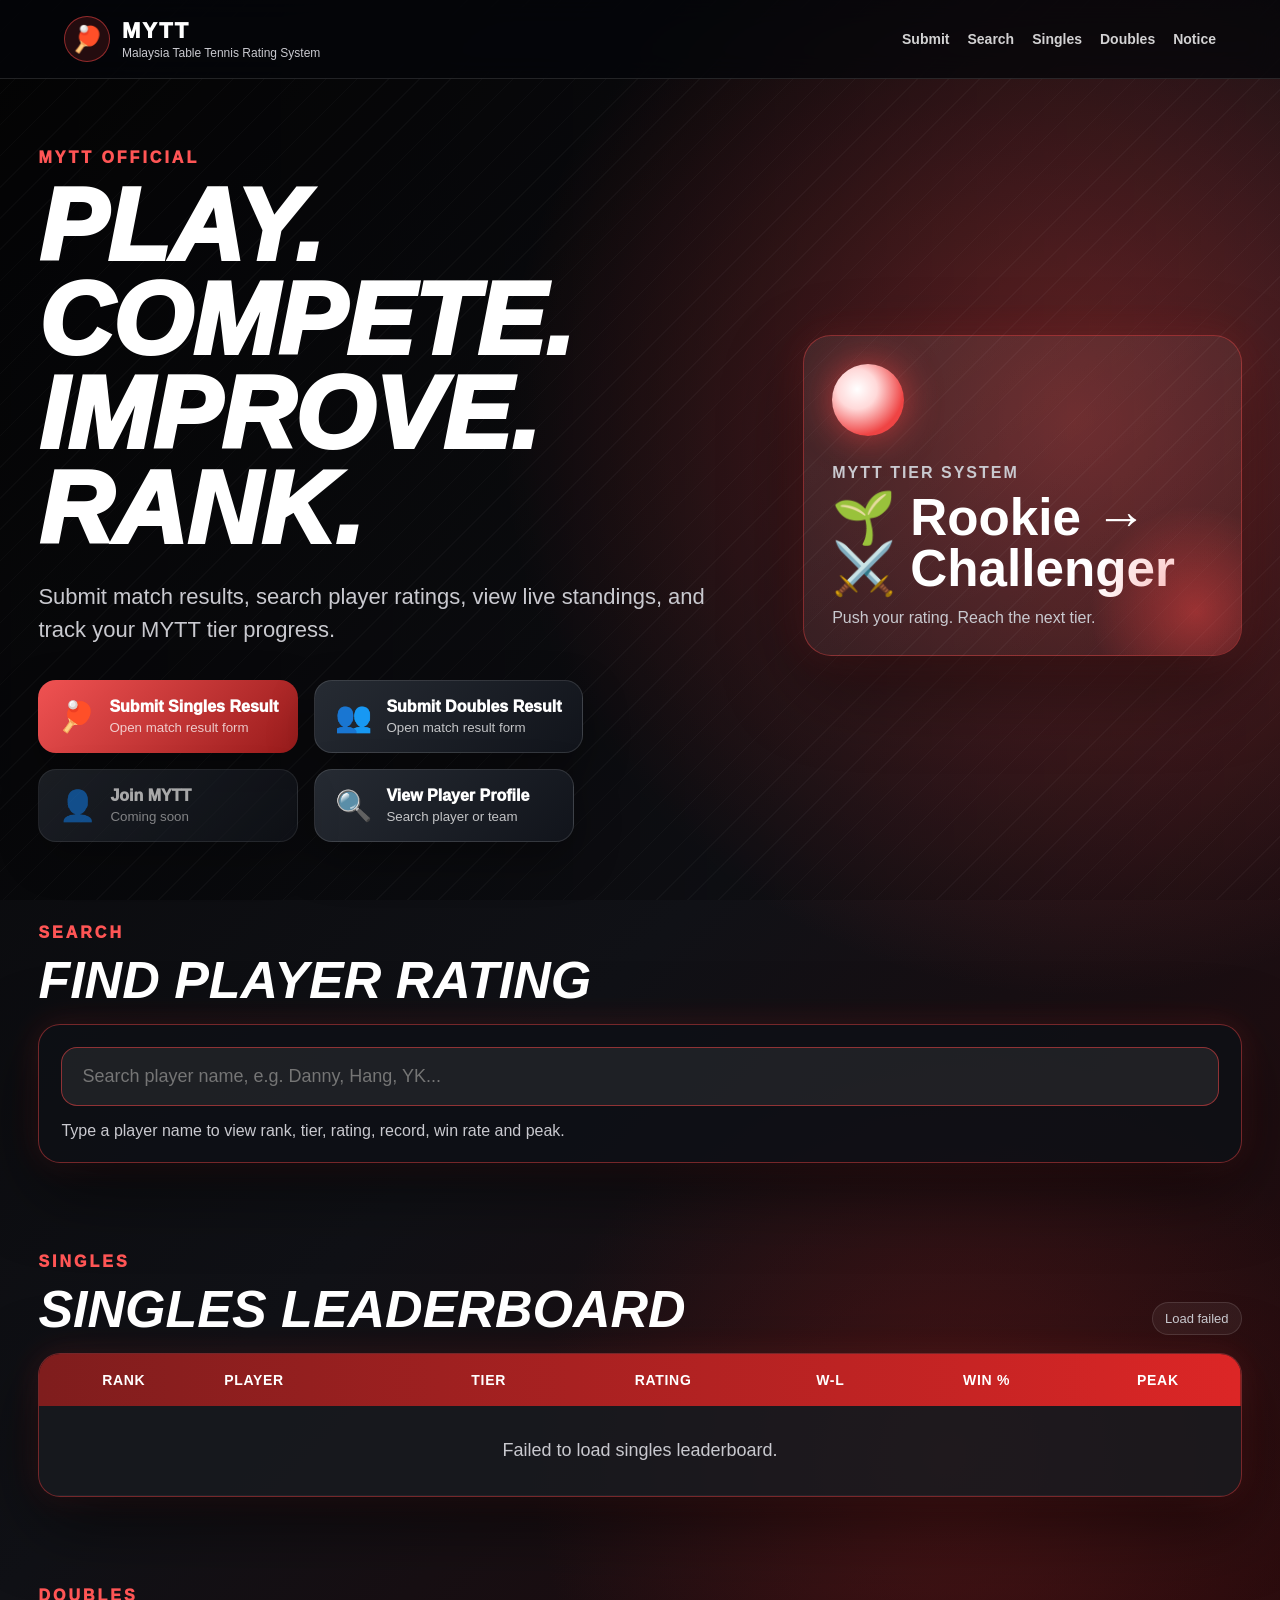
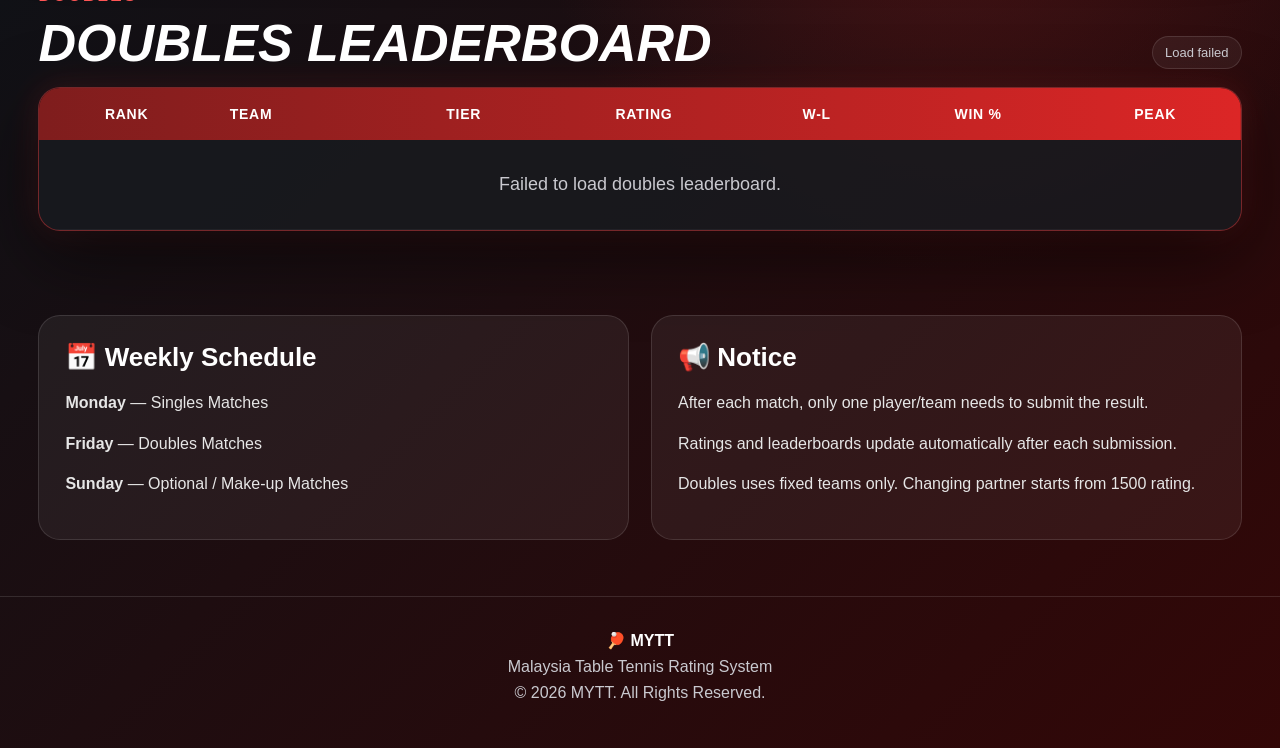
<file: index.html>
<!doctype html>
<html lang="en">
<head>
  <meta charset="utf-8">
  <meta name="viewport" content="width=device-width, initial-scale=1">
  <title>MYTT Rating System</title>
  <link rel="stylesheet" href="style.css">
</head>
<body>
<header class="topbar">
  <a class="brand" href="#home"><span class="brand-icon">🏓</span><span><strong>MYTT</strong><small>Malaysia Table Tennis Rating System</small></span></a>
  <nav class="nav"><a href="#submit">Submit</a><a href="#search">Search</a><a href="#singles">Singles</a><a href="#doubles">Doubles</a><a href="#notice">Notice</a></nav>
</header>

<main id="home">
<section class="hero">
  <div>
    <p class="kicker">MYTT Official</p>
    <h1>Play. Compete. Improve. Rank.</h1>
    <p class="intro">Submit match results, search player ratings, view live standings, and track your MYTT tier progress.</p>
    <div id="submit" class="cta-grid">
      <a class="cta cta-red" href="https://docs.google.com/forms/d/e/1FAIpQLSfjxBBPNNCF92Aq89YZ-n9-oq5F0WtuNPD3zK6D_3woZLS9aw/viewform?usp=header" target="_blank"><span>🏓</span><div><strong>Submit Singles Result</strong><small>Open match result form</small></div></a>
      <a class="cta cta-dark" href="https://docs.google.com/forms/d/e/1FAIpQLSe3cKNpJLp8RtUpAPV4Gg1jyBAiNCQ13Vlfz1RHGZoQyjHClg/viewform?usp=header" target="_blank"><span>👥</span><div><strong>Submit Doubles Result</strong><small>Open match result form</small></div></a>
      <a class="cta cta-dark disabled" href="#"><span>👤</span><div><strong>Join MYTT</strong><small>Coming soon</small></div></a>
      <a class="cta cta-dark" href="#search"><span>🔍</span><div><strong>View Player Profile</strong><small>Search player or team</small></div></a>
    </div>
  </div>
  <div class="hero-card"><div class="pulse-ball"></div><p>MYTT Tier System</p><h2>🌱 Rookie → ⚔️ Challenger</h2><span>Push your rating. Reach the next tier.</span></div>
</section>

<section id="search" class="search-section">
  <div class="section-head compact"><div><p class="kicker">Search</p><h2>Find Player Rating</h2></div></div>
  <div class="search-card">
    <input id="playerSearch" type="search" placeholder="Search player name, e.g. Danny, Hang, YK..." autocomplete="off">
    <div id="searchResults" class="search-results"><p class="muted">Type a player name to view rank, tier, rating, record, win rate and peak.</p></div>
  </div>
</section>

<section id="singles" class="board-section">
  <div class="section-head"><div><p class="kicker">Singles</p><h2>Singles Leaderboard</h2></div><span id="singlesStatus" class="status">Loading...</span></div>
  <div class="board-card"><div class="table-scroll"><table><thead><tr><th>Rank</th><th>Player</th><th>Tier</th><th>Rating</th><th>W-L</th><th>Win %</th><th>Peak</th></tr></thead><tbody id="singlesBody"><tr><td colspan="7" class="loading">Loading singles leaderboard...</td></tr></tbody></table></div></div>
</section>

<section id="doubles" class="board-section">
  <div class="section-head"><div><p class="kicker">Doubles</p><h2>Doubles Leaderboard</h2></div><span id="doublesStatus" class="status">Loading...</span></div>
  <div class="board-card"><div class="table-scroll"><table><thead><tr><th>Rank</th><th>Team</th><th>Tier</th><th>Rating</th><th>W-L</th><th>Win %</th><th>Peak</th></tr></thead><tbody id="doublesBody"><tr><td colspan="7" class="loading">Loading doubles leaderboard...</td></tr></tbody></table></div></div>
</section>

<section id="notice" class="info-grid">
  <article><h3>📅 Weekly Schedule</h3><p><strong>Monday</strong> — Singles Matches</p><p><strong>Friday</strong> — Doubles Matches</p><p><strong>Sunday</strong> — Optional / Make-up Matches</p></article>
  <article><h3>📢 Notice</h3><p>After each match, only one player/team needs to submit the result.</p><p>Ratings and leaderboards update automatically after each submission.</p><p>Doubles uses fixed teams only. Changing partner starts from 1500 rating.</p></article>
</section>
</main>

<div id="profileModal" class="modal hidden"><div class="modal-backdrop" data-close-modal></div><div class="modal-card"><button class="modal-close" data-close-modal>×</button><div id="profileContent"></div></div></div>

<footer><strong>🏓 MYTT</strong><span>Malaysia Table Tennis Rating System</span><span>© 2026 MYTT. All Rights Reserved.</span></footer>
<script>window.MYTT={singlesCsv:"https://docs.google.com/spreadsheets/d/e/2PACX-1vSXGQ-Pfqt9eY3wGYsSdbvEUtzhi3CeeBvGe06j3e5jXOkucz2vTtaQ7SbQTJu_qdwRfBYxNoqmi6R2/pub?gid=0&single=true&output=csv",doublesCsv:"https://docs.google.com/spreadsheets/d/e/2PACX-1vSluDdRh-2MZW7emwK5wqPgFH-DUEgtWHbLcoZbThrl4rCEJOD25ztXK15S7_MPibRKNee5W0Y9GCY0/pub?gid=20383104&single=true&output=csv"};</script>
<script src="app.js"></script>
</body>
</html>
</file>
<file: style.css>
*{box-sizing:border-box}:root{--panel:rgba(14,16,22,.84);--text:#fff;--muted:#c9c9cf;--red:#ef4444;--line:rgba(255,255,255,.12)}html{scroll-behavior:smooth}body{margin:0;min-height:100vh;font-family:Arial,Helvetica,sans-serif;color:#fff;background:radial-gradient(circle at 84% 18%,rgba(239,68,68,.45),transparent 26%),radial-gradient(circle at 74% 62%,rgba(127,29,29,.42),transparent 24%),linear-gradient(135deg,#050506 0%,#101116 44%,#330707 100%)}body:before{content:"";position:fixed;inset:0;pointer-events:none;background:linear-gradient(90deg,rgba(0,0,0,.30),rgba(0,0,0,.08)),repeating-linear-gradient(135deg,rgba(255,255,255,.035) 0,rgba(255,255,255,.035) 1px,transparent 1px,transparent 22px);z-index:-1}.topbar{position:sticky;top:0;z-index:50;display:flex;align-items:center;justify-content:space-between;gap:22px;padding:16px clamp(18px,5vw,70px);background:rgba(5,6,9,.78);border-bottom:1px solid var(--line);backdrop-filter:blur(14px)}.brand{display:flex;align-items:center;gap:12px;color:#fff;text-decoration:none}.brand-icon{display:grid;place-items:center;width:46px;height:46px;border-radius:50%;background:rgba(239,68,68,.14);border:1px solid rgba(239,68,68,.55);font-size:26px}.brand strong{display:block;font-size:22px;letter-spacing:2px;font-weight:950}.brand small{display:block;color:var(--muted);font-size:12px;margin-top:2px}.nav{display:flex;gap:18px;flex-wrap:wrap}.nav a{color:#fff;text-decoration:none;font-size:14px;font-weight:800;opacity:.82}.nav a:hover{color:var(--red);opacity:1}main{width:min(1280px,94%);margin:0 auto}.hero{min-height:56vh;display:grid;grid-template-columns:minmax(0,1.25fr) minmax(280px,.75fr);gap:34px;align-items:center;padding:70px 0 46px}.kicker{margin:0 0 12px;color:#ff5555;font-weight:950;letter-spacing:3px;text-transform:uppercase}h1{margin:0;font-size:clamp(44px,8vw,108px);line-height:.92;font-style:italic;font-weight:950;text-transform:uppercase}.intro{max-width:720px;margin:24px 0 0;color:var(--muted);font-size:clamp(17px,2vw,22px);line-height:1.5}.cta-grid{display:flex;gap:16px;flex-wrap:wrap;margin-top:34px}.cta{display:flex;align-items:center;gap:14px;min-width:260px;padding:17px 20px;border-radius:18px;color:#fff;text-decoration:none;box-shadow:0 18px 44px rgba(0,0,0,.35);transition:.18s}.cta:hover{transform:translateY(-3px);box-shadow:0 22px 54px rgba(239,68,68,.24)}.cta span{font-size:30px}.cta strong{display:block;font-size:16px;font-weight:950}.cta small{display:block;margin-top:4px;color:rgba(255,255,255,.74)}.cta-red{background:linear-gradient(135deg,#f05252,#991b1b)}.cta-dark{background:linear-gradient(135deg,#262b33,#11141b);border:1px solid var(--line)}.cta.disabled{opacity:.65;cursor:not-allowed}.hero-card{min-height:300px;border:1px solid rgba(239,68,68,.42);border-radius:28px;padding:28px;background:linear-gradient(145deg,rgba(255,255,255,.08),rgba(255,255,255,.025));box-shadow:0 30px 80px rgba(0,0,0,.45),0 0 40px rgba(239,68,68,.18);position:relative;overflow:hidden}.hero-card:after{content:"";position:absolute;width:230px;height:230px;right:-70px;bottom:-72px;border-radius:50%;background:radial-gradient(circle,rgba(239,68,68,.48),transparent 65%)}.pulse-ball{width:72px;height:72px;border-radius:50%;background:radial-gradient(circle at 35% 35%,#fff,#ffd9d9 30%,#ef4444 70%);box-shadow:0 0 36px rgba(239,68,68,.7)}.hero-card p{margin:28px 0 10px;color:var(--muted);text-transform:uppercase;letter-spacing:2px;font-weight:800}.hero-card h2{margin:0;font-size:clamp(30px,4vw,52px);line-height:1}.hero-card span{display:block;color:var(--muted);margin-top:14px}.search-section,.board-section{padding:36px 0 54px}.section-head{display:flex;justify-content:space-between;align-items:end;gap:18px;margin-bottom:18px}.section-head h2{margin:0;font-size:clamp(30px,5vw,52px);line-height:1;font-style:italic;text-transform:uppercase}.status{padding:8px 12px;border:1px solid var(--line);border-radius:999px;color:var(--muted);background:rgba(255,255,255,.05);white-space:nowrap;font-size:13px}.search-card,.board-card{overflow:hidden;border-radius:22px;border:1px solid rgba(239,68,68,.46);background:var(--panel);box-shadow:0 24px 72px rgba(0,0,0,.55),0 0 32px rgba(239,68,68,.18)}.search-card{padding:22px}#playerSearch{width:100%;padding:18px 20px;border:1px solid rgba(239,68,68,.55);border-radius:16px;outline:none;color:#fff;font-size:18px;background:rgba(255,255,255,.07)}#playerSearch:focus{border-color:#ff6b6b;box-shadow:0 0 0 4px rgba(239,68,68,.15)}.search-results{display:grid;gap:12px;margin-top:16px}.search-result{display:grid;grid-template-columns:70px 1fr auto;align-items:center;gap:14px;padding:14px;border:1px solid var(--line);border-radius:16px;background:rgba(255,255,255,.055);cursor:pointer;transition:.16s}.search-result:hover{transform:translateY(-2px);background:rgba(239,68,68,.15)}.search-rank{font-weight:950}.search-name{font-weight:950;font-size:20px}.search-meta{color:var(--muted);margin-top:4px}.search-rating{font-weight:950;font-size:24px}.muted{color:var(--muted);margin:0}.table-scroll{width:100%;overflow-x:auto}table{width:100%;min-width:820px;border-collapse:collapse}thead{background:linear-gradient(90deg,#7f1d1d,#dc2626)}th{padding:18px 16px;text-align:center;font-size:14px;letter-spacing:.7px;text-transform:uppercase}th:nth-child(2),td:nth-child(2){text-align:left}td{padding:16px;text-align:center;border-bottom:1px solid rgba(255,255,255,.08);font-size:18px}tbody tr{background:rgba(255,255,255,.035)}tbody tr:nth-child(even){background:rgba(255,255,255,.07)}tbody tr:hover{background:rgba(239,68,68,.16)}.rank-badge{display:inline-flex;align-items:center;justify-content:center;min-width:56px;height:34px;padding:0 12px;border-radius:999px;background:linear-gradient(135deg,#ef4444,#991b1b);font-weight:950}.rank-1 .rank-badge{color:#111;background:linear-gradient(135deg,#fde047,#b77900)}.rank-2 .rank-badge{color:#111;background:linear-gradient(135deg,#f5f5f5,#a3a3a3)}.rank-3 .rank-badge{background:linear-gradient(135deg,#f0a96a,#884315)}.name{font-weight:950;cursor:pointer}.name:hover{color:#ff6464}.rating{font-weight:950}.tier-pill{display:inline-flex;align-items:center;justify-content:center;gap:6px;padding:7px 12px;border-radius:999px;font-weight:950;border:1px solid rgba(255,255,255,.18);white-space:nowrap}.tier-novice{background:rgba(34,197,94,.18);color:#bbf7d0}.tier-rookie{background:rgba(132,204,22,.18);color:#d9f99d}.tier-challenger{background:rgba(59,130,246,.18);color:#bfdbfe}.tier-elite{background:rgba(250,204,21,.18);color:#fef08a}.tier-master{background:rgba(249,115,22,.18);color:#fed7aa}.tier-legend{background:rgba(168,85,247,.20);color:#e9d5ff}.tier-grandmaster{background:rgba(34,211,238,.18);color:#a5f3fc}.tier-immortal{background:rgba(239,68,68,.20);color:#fecaca}.tier-champion{background:linear-gradient(135deg,rgba(250,204,21,.32),rgba(239,68,68,.22));color:#fde68a}.loading{color:var(--muted);text-align:center!important;padding:34px}.tier-progress{margin-top:22px}.tier-progress-top{display:flex;justify-content:space-between;gap:12px;color:#fff;font-weight:900;margin-bottom:10px}.progress-track{height:14px;border-radius:999px;background:rgba(255,255,255,.12);overflow:hidden}.progress-fill{height:100%;border-radius:999px;background:linear-gradient(90deg,#ef4444,#facc15)}.progress-note{color:var(--muted);margin-top:10px}.future-grid{display:grid;grid-template-columns:repeat(3,1fr);gap:10px;margin-top:18px}.future-card{padding:12px;border:1px solid var(--line);border-radius:14px;background:rgba(255,255,255,.055);color:var(--muted);font-weight:800}.info-grid{display:grid;grid-template-columns:repeat(2,minmax(0,1fr));gap:22px;padding:30px 0 56px}.info-grid article{border:1px solid var(--line);border-radius:22px;padding:26px;background:rgba(255,255,255,.055)}.info-grid h3{margin:0 0 18px;font-size:26px}.info-grid p{color:#e6e6e6;line-height:1.55}.modal.hidden{display:none}.modal{position:fixed;inset:0;z-index:100;display:grid;place-items:center;padding:18px}.modal-backdrop{position:absolute;inset:0;background:rgba(0,0,0,.72);backdrop-filter:blur(8px)}.modal-card{position:relative;width:min(640px,100%);border:1px solid rgba(239,68,68,.55);border-radius:26px;padding:26px;background:radial-gradient(circle at 85% 15%,rgba(239,68,68,.28),transparent 32%),rgba(12,14,18,.96);box-shadow:0 28px 90px rgba(0,0,0,.72)}.modal-close{position:absolute;top:14px;right:16px;width:38px;height:38px;border:0;border-radius:50%;color:#fff;background:rgba(255,255,255,.12);font-size:26px;cursor:pointer}.profile-top{display:flex;align-items:center;gap:16px;margin-bottom:22px}.profile-avatar{display:grid;place-items:center;width:76px;height:76px;border-radius:50%;font-size:34px;background:linear-gradient(135deg,#ef4444,#7f1d1d);border:2px solid rgba(255,255,255,.18)}.profile-top h3{margin:0;font-size:34px;line-height:1}.profile-top p{margin:8px 0;color:var(--muted)}.profile-stats{display:grid;grid-template-columns:repeat(2,1fr);gap:12px}.stat{padding:16px;border:1px solid var(--line);border-radius:16px;background:rgba(255,255,255,.06)}.stat small{display:block;color:var(--muted);text-transform:uppercase;letter-spacing:1px;font-weight:800;margin-bottom:8px}.stat strong{font-size:26px}footer{display:flex;flex-direction:column;gap:8px;align-items:center;text-align:center;color:var(--muted);padding:34px 20px 46px;border-top:1px solid var(--line)}footer strong{color:#fff}@media(max-width:850px){.topbar{align-items:flex-start;flex-direction:column}.hero{grid-template-columns:1fr;padding-top:44px}.hero-card{min-height:220px}.section-head{flex-direction:column;align-items:flex-start}.cta{width:100%}.info-grid{grid-template-columns:1fr}.search-result{grid-template-columns:1fr}table{min-width:820px}td{font-size:16px}.profile-stats,.future-grid{grid-template-columns:1fr}}
</file>
